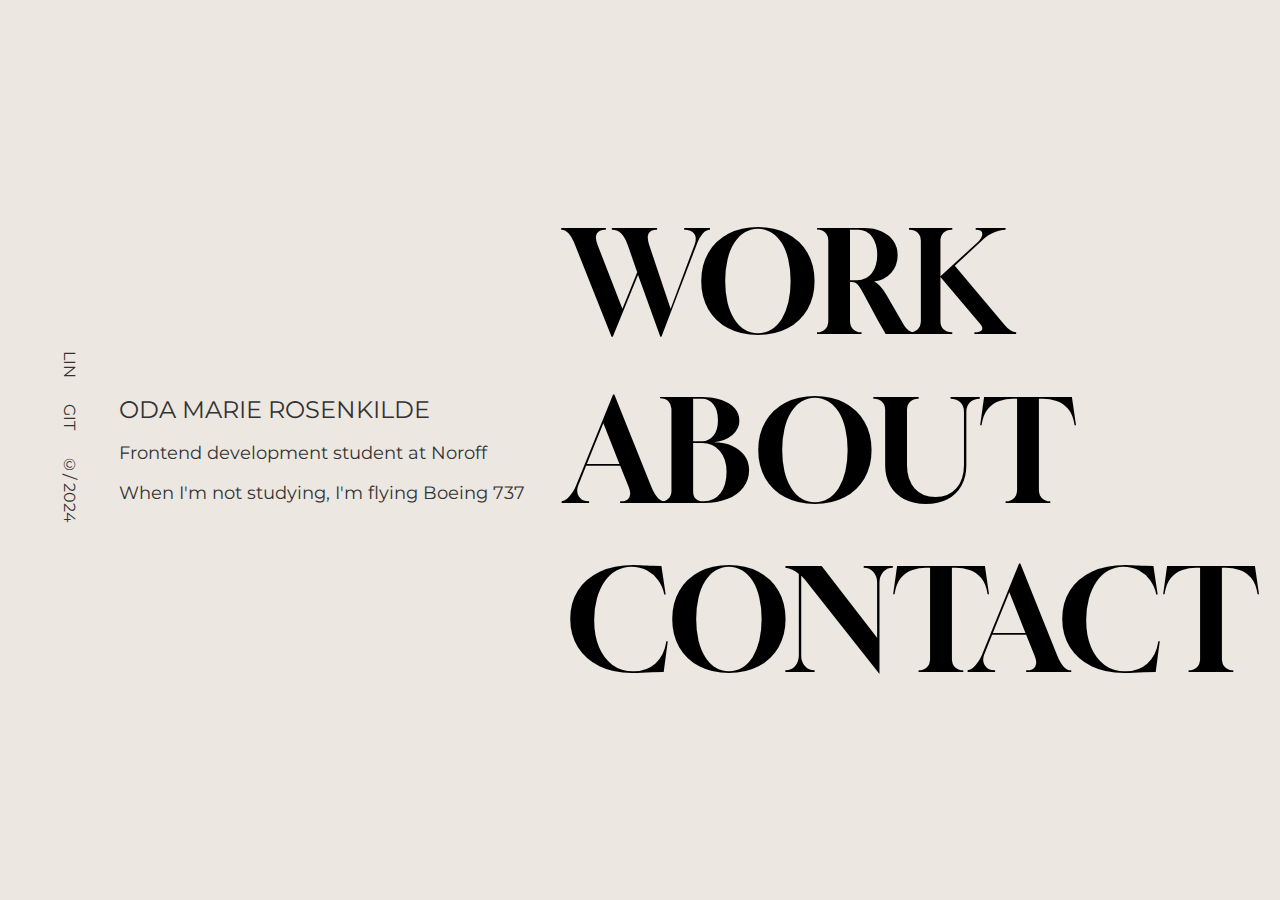
<file: index.html>
<!DOCTYPE html>
<html lang="en">
    <head>
        <meta charset="utf-8">
        <meta name="description" content="This is my portifolio! Please take a look at my projects.">
        <meta name="viewport" content="width=device-width, initial-scale=1">
        <title>Oda Rosenkilde</title>
        <link rel="stylesheet" type="text/css" href="styles.css">
        <link rel="icon" type="image/png" sizes="32x32" href="./favicon/favicon-32x32.png">
        <link rel="icon" type="image/png" sizes="16x16" href="./favicon/favicon-16x16.png">
        <link rel="preconnect" href="https://fonts.googleapis.com">
        <link rel="preconnect" href="https://fonts.gstatic.com" crossorigin>
        <link href="https://fonts.googleapis.com/css2?family=Gloock&family=Montserrat:ital,wght@0,100..900;1,100..900&display=swap" rel="stylesheet">
        <script type="module" src=></script>
    </head>
    <body>
      <div class="section-left">
        <nav>
          <ul class="nav-left">
            <li><a href="https://www.linkedin.com/in/oda-marie-rosenkilde-9b0919287/">LIN</a></li>
            <li><a href="https://github.com/omro0107">GIT</a></li>
            <li class="copyright">&copy;/ 2024</li>
          </ul>
        </nav>
      </div>
      <div class="section-middle">
        <h1>ODA MARIE ROSENKILDE</h1>
        <p>Frontend development student at Noroff</p>
        <p>When I'm not studying, I'm flying Boeing 737</p>
      </div>
      <div class="section-right">
        <nav>
          <ul class="nav-right">
            <li><a href="work.html">Work</a></li>
            <li><a href="about.html">About</a></li>
            <li><a href="contact.html">Contact</a></li>
          </ul>
        </nav>
      </div>
    </body>
</html>
</file>
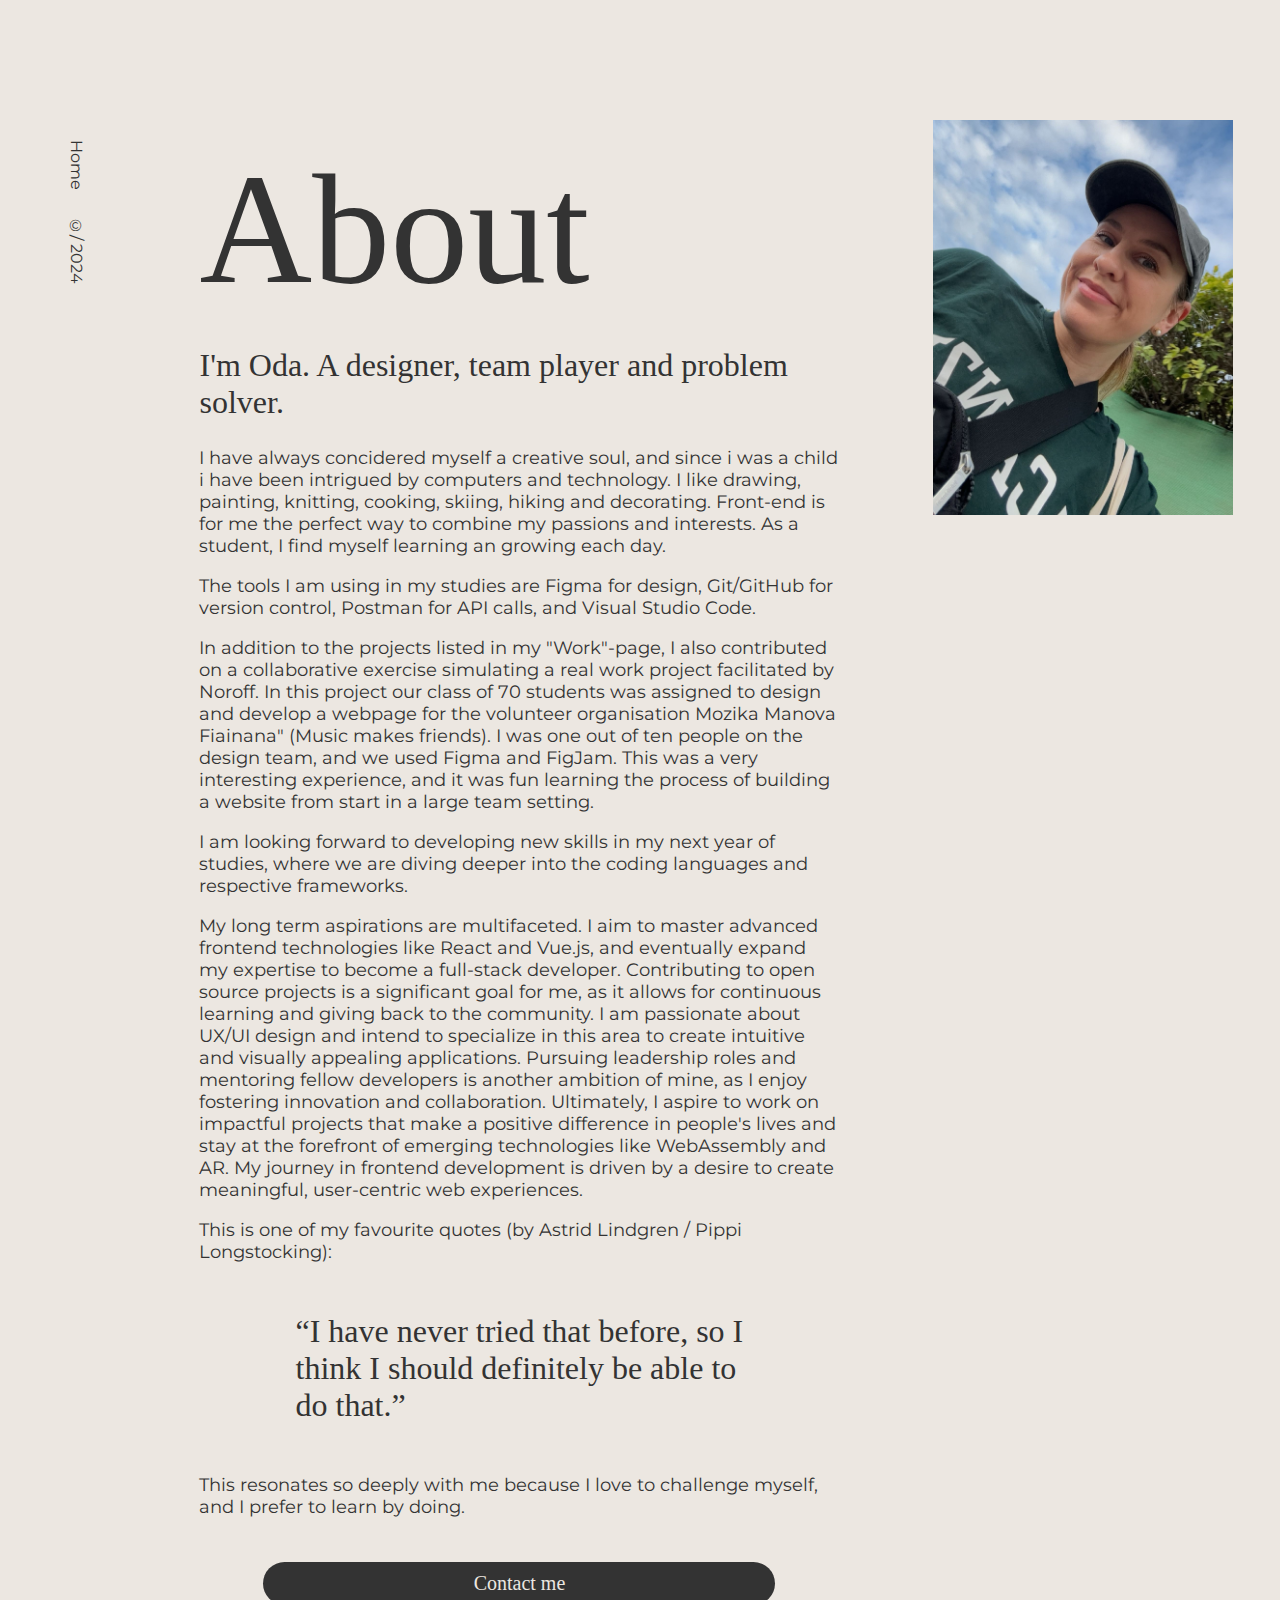
<file: about.html>
<!DOCTYPE html>
<html lang="en">
    <head>
        <meta charset="utf-8">
        <meta name="description" content="This is my portifolio! Please take a look at my projects.">
        <meta name="viewport" content="width=device-width, initial-scale=1">
        <title>Oda Rosenkilde</title>
        <link rel="stylesheet" type="text/css" href="about.css">
        <link rel="icon" type="image/png" sizes="32x32" href="./favicon/favicon-32x32.png">
        <link rel="icon" type="image/png" sizes="16x16" href="./favicon/favicon-16x16.png">
        <link rel="preconnect" href="https://fonts.googleapis.com">
        <link rel="preconnect" href="https://fonts.gstatic.com" crossorigin>
        <link href="https://fonts.googleapis.com/css2?family=Gloock&family=Montserrat:ital,wght@0,100..900;1,100..900&display=swap" rel="stylesheet">
    </head>
    <body>
      <div class="section-left">
        <nav>
          <ul class="nav-left">
            <li><a href="index.html">Home</a></li>
            <li class="copyright">&copy;/ 2024</li>
          </ul>
        </nav>
      </div>
      <div class="section-middle">
        <h1>About</h1>
        <h2>I'm Oda. A designer, team player and problem solver.</h2>
        <p>I have always concidered myself a creative soul, and since i was a child i have been intrigued by computers and technology. I like drawing, painting, knitting, cooking, skiing, hiking and decorating. Front-end is for me the perfect way to combine my passions and interests. As a student, I find myself learning an growing each day.</p>
        <p>The tools I am using in my studies are Figma for design, Git/GitHub for version control, Postman for API calls, and Visual Studio Code.</p>
        <p>In addition to the projects listed in my "Work"-page, I also contributed on a collaborative exercise simulating a real work project  facilitated by Noroff. In this project our class of 70 students was assigned to design and develop a  webpage for the volunteer organisation Mozika Manova Fiainana" (Music makes friends). I was one out of ten people on the design team, and we used Figma and FigJam. This was a very interesting experience, and it was fun learning the process of building a website from start in a large team setting.</p>
        <p>I am looking forward to developing new skills in my next year of studies, where we are diving deeper into the coding languages and respective frameworks.</p>
        <p>My long term aspirations are multifaceted. I aim to master advanced frontend technologies like React and Vue.js, and eventually expand my expertise to become a full-stack developer. Contributing to open source projects is a significant goal for me, as it allows for continuous learning and giving back to the community. I am passionate about UX/UI design and intend to specialize in this area to create intuitive and visually appealing applications. Pursuing leadership roles and mentoring fellow developers is another ambition of mine, as I enjoy fostering innovation and collaboration. Ultimately, I aspire to work on impactful projects that make a positive difference in people's lives and stay at the forefront of emerging technologies like WebAssembly and AR. My journey in frontend development is driven by a desire to create meaningful, user-centric web experiences.</p>
        <p>This is one of my favourite quotes (by Astrid Lindgren / Pippi Longstocking):</p>
        <div class="sizing-container">
          <p class="quote">“I have never tried that before, so I think I should definitely be able to do that.”</p>
        </div>
        <p>This resonates so deeply with me because I love to challenge myself, and I prefer to learn by doing.</p>
        <div class="sizing-container">
          <button><a href="contact.html">Contact me</a></button>
        </div>
      </div>
      <div class="section-right">
        <img src="./img/selfie.JPG">
      </div>
    </body>
</html>
</file>
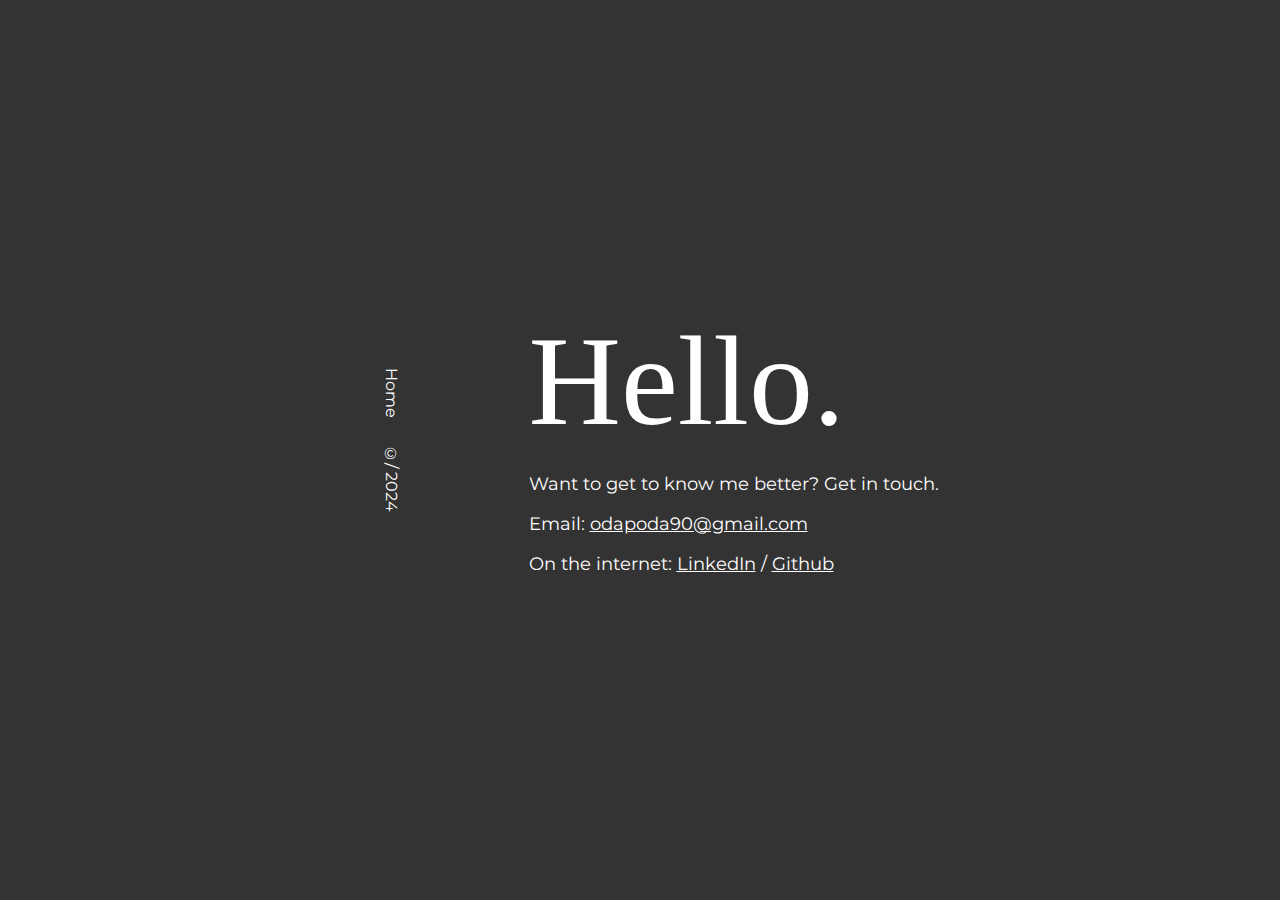
<file: contact.html>
<!DOCTYPE html>
<html lang="en">
    <head>
        <meta charset="utf-8">
        <meta name="description" content="This is my portifolio! Please take a look at my projects.">
        <meta name="viewport" content="width=device-width, initial-scale=1">
        <title>Oda Rosenkilde</title>
        <link rel="stylesheet" type="text/css" href="contact.css">
        <link rel="icon" type="image/png" sizes="32x32" href="./favicon/favicon-32x32.png">
        <link rel="icon" type="image/png" sizes="16x16" href="./favicon/favicon-16x16.png">
        <link rel="preconnect" href="https://fonts.googleapis.com">
        <link rel="preconnect" href="https://fonts.gstatic.com" crossorigin>
        <link href="https://fonts.googleapis.com/css2?family=Gloock&family=Montserrat:ital,wght@0,100..900;1,100..900&display=swap" rel="stylesheet">
    </head>
    <body>
      <div class="section-left">
        <nav>
          <ul class="nav-left">
            <li><a href="index.html">Home</a></li>
            <li class="copyright">&copy;/ 2024</li>
          </ul>
        </nav>
      </div>
      <div class="section-middle">
        <h1>Hello.</h1>
        <p>Want to get to know me better? Get in touch.</p>
        <p class="link">Email: <a href="mailto:odapoda90@gmail.com">odapoda90@gmail.com</a></p>
        <p class="link">On the internet: <a href="https://www.linkedin.com/in/oda-marie-rosenkilde-9b0919287/">LinkedIn</a> / <a href="https://github.com/omro0107">Github</a></p>
      </div>
    </body>
</html>
</file>
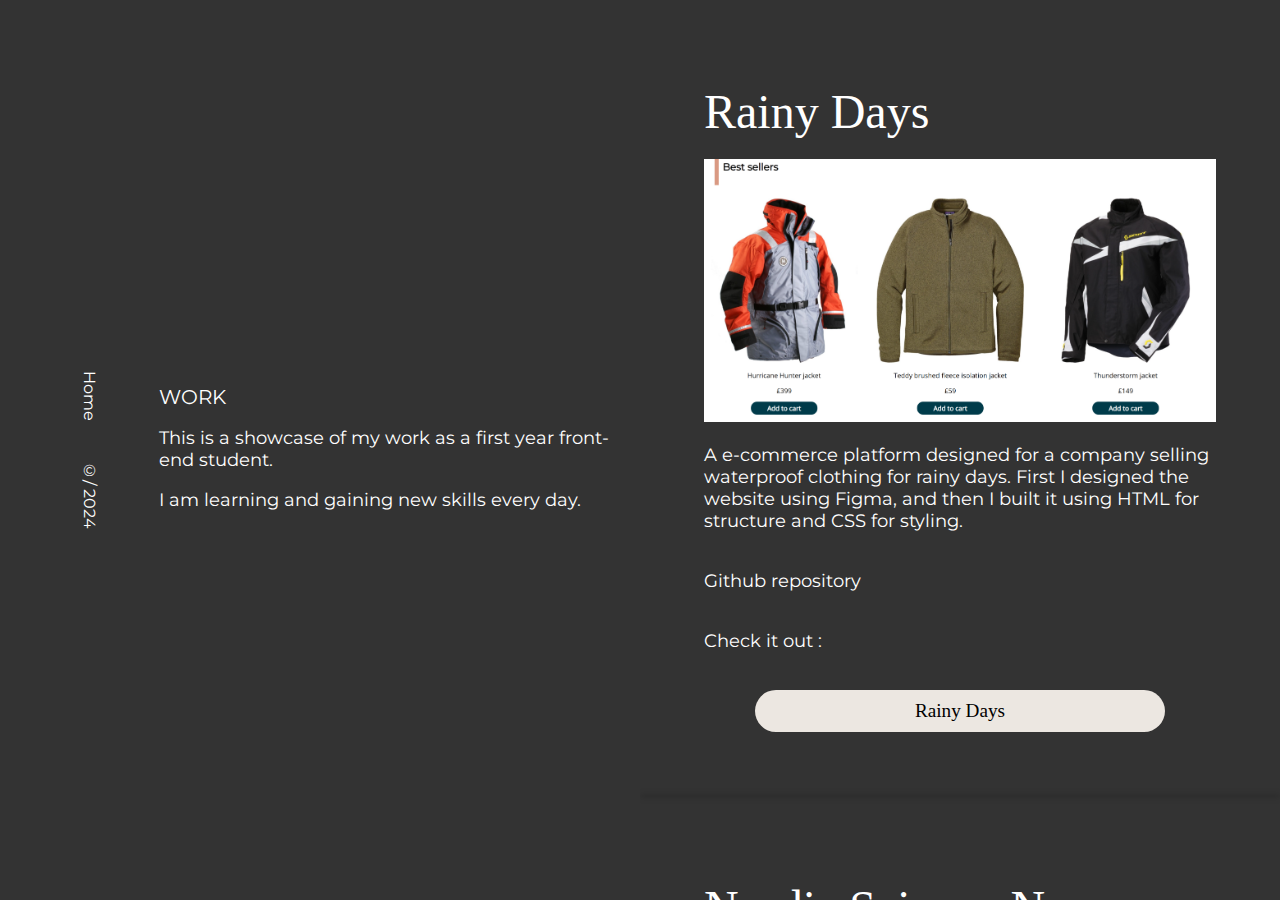
<file: work.html>
<!DOCTYPE html>
<html lang="en">
    <head>
        <meta charset="utf-8">
        <meta name="description" content="This is my portifolio! Please take a look at my projects.">
        <meta name="viewport" content="width=device-width, initial-scale=1">
        <title>Oda Rosenkilde</title>
        <link rel="stylesheet" type="text/css" href="work.css">
        <link rel="icon" type="image/png" sizes="32x32" href="./favicon/favicon-32x32.png">
        <link rel="icon" type="image/png" sizes="16x16" href="./favicon/favicon-16x16.png">
        <link rel="preconnect" href="https://fonts.googleapis.com">
        <link rel="preconnect" href="https://fonts.gstatic.com" crossorigin>
        <link href="https://fonts.googleapis.com/css2?family=Gloock&family=Montserrat:ital,wght@0,100..900;1,100..900&display=swap" rel="stylesheet">
    </head>
    <body>
      <div class="section-left">
        <nav>
          <ul class="nav-left">
            <li><a href="index.html">Home</a></li>
            <li class="copyright">&copy;/ 2024</li>
          </ul>
        </nav>
      </div>
      <div class="section-middle">
        <h1>Work</h1>
        <p>This is a showcase of my work as a first year front-end student.</p>
        <p>I am learning and gaining new skills every day.</p>
      </div>
      <div class="section-right">
        <section class="card">
          <h2>Rainy Days</h2>
          <img src="./img/rd3.png">
          <p>A e-commerce platform designed for a company selling waterproof clothing for rainy days. First I designed the website using Figma, and then I built it using HTML for structure and CSS for styling.</p>
          <p class="github"><a href="https://github.com/omro0107/Rainy-Days">Github repository</a></p>
          <p>Check it out :</p>
          <div class="button-container">
            <button><a href="https://omro0107.github.io/Rainy-Days/">Rainy Days</a></button>
          </div>
        </section>
        <section class="card">
          <h2>Nordic Science Nexus</h2>
          <img src="./img/nsn1.png">
          <p>A wbesite for a Museum. Designed in Figma, and built using HTML for structure and CSS for styling.</p>
          <p class="github"><a href="https://github.com/omro0107/Nordic-Science-Nexus">Github repository</a></p>
          <p>Check it out :</p>
          <div class="button-container">
            <button><a href="https://omro0107.github.io/Nordic-Science-Nexus/">Nordic Science Nexus</a></button>
          </div>
        </section>
        <section class="card">
          <h2>HotWiew Labs</h2>
          <img src="./img/hwl2.png">
          <p>A blog website. Designed in Figma, built using HTML for structure, CSS for styling and JS for interactivity. Blog information and content fetched from API. I also used Postman in this project, to create API content.</p>
          <p class="github"><a href="https://github.com/NoroffFEU/FED1-PE1-omro0107">Github repository</a></p>
          <p>Check it out :</p>
          <div class="button-container">
            <button><a href="https://norofffeu.github.io/FED1-PE1-omro0107/">Hotwiew Labs</a></button>
          </div>
        </section>
      </div>
    </body>
</html>
</file>
<file: styles.css>
body {
  margin: 0;
  background-color: #ece7e1;
  color: #333;
  font-family: "Montserrat";
  display: flex;
  justify-content: space-around;
  align-items: center;
  height: 100vh;
}

h1 {
  font-size: 24px;
  font-weight: normal;
}

p {
  font-size: 18px;
}

a:link, 
a:visited, 
a:active {
  color: inherit;
  text-decoration: none;
}

.nav-left a:hover {
  text-decoration: line-through;
}

.nav-left {
  list-style: none;
  display: flex;
  flex-direction: column;
}

.nav-left li {
  writing-mode: vertical-lr;
  text-orientation: mixed;
  text-align: left;
  margin-bottom: 2vw;
}

.nav-right a:hover {
  font-style: italic;
}

.nav-right {
  list-style: none;
  color: black;
  font-family: "Gloock";
  font-size: 11vw;
  text-transform: uppercase;
  display: flex;
  flex-direction: column;
  margin: 0;
  padding: 20px;
}

.section-left,
.section-middle {
  padding: 20px;
}


@media (min-width: 601px) and (max-width: 900px) {
  body {
    display: flex;
    flex-direction: column;
    justify-content: space-around;
    height: 100vh;
  }

  .nav-right {
    font-size: 96px;
  }

  .nav-left {
    flex-direction: row;
    margin:0%;

  }
  
  .nav-left li {
    writing-mode: horizontal-tb;
    text-orientation: mixed;
    margin: auto;
    padding-right: 20px;
  }
  
}


@media (max-width: 600px) {
  body {
    display: flex;
    flex-direction: column;
    justify-content: space-around;
    height: 100vh;
  }

  h1 {
    font-size: 20px;
  }

  p {
    font-size: 16px;
  }

  .nav-right {
    font-size: 64px;
  }

  ul {
    padding: 0%;
  }

  .nav-left {
    flex-direction: row;
    margin:0%;

  }
  
  .nav-left li {
    writing-mode: horizontal-tb;
    text-orientation: mixed;
    margin: auto;
    padding-right: 20px;
  }
  
}
</file>
<file: about.css>
body {
  margin: 0;
  background-color: #ece7e1;
  color: #333;
  font-family: "Montserrat";
  display: flex;
  flex-wrap: wrap;
  justify-content: space-around;
  min-height: 100vh;
  padding-top: 20px;
}

h1 {
  font-family: "gleeok";
  font-size: 156px;
  font-weight: normal;
  margin: 0;
}

h2, .quote {
  font-family: "gleeok";
  font-size: 32px;
  font-weight: normal;
}

p {
  font-size: 18px;
}

a:link, 
a:visited, 
a:active {
  color: inherit;
  text-decoration: none;
}

.nav-left a:hover {
  text-decoration: line-through;
}

img {
  max-width: 300px;
  height: auto;
  padding-top: 100px;
}

.nav-left {
  list-style: none;
  display: flex;
  flex-direction: column;
  padding-top: 100px;
  margin: 0%;
}

.nav-left li {
  writing-mode: vertical-lr;
  text-align: center;
  margin-bottom: 2vw;
}

ul {
  padding: 0%;
}

.section-left,
.section-middle {
  padding: 20px;
}

.section-middle {
  max-width: 50%;
  padding: 120px 0;
}

button {
  font-family: "gleeok";
  font-size: 20px;
  background-color: #333;
  border-radius: 33px;
  padding: 10px;
  width: 80%;
  border: none;
  margin-top: 2vw;
  color: #ece7e1;
  transition-duration: 1s;
}

button:hover {
  width: 100%;
}

.sizing-container {
  display: flex;
  justify-content: center;
  align-items: center;
  margin-top: 1vw;
}

.quote {
  width: 70%;
}


@media (min-width: 601px) and (max-width: 900px) {
  body {
    flex-direction: column;
    justify-content: center;
    align-items: center;
  }

  h1 {
    font-size: 112px;
  }
  
  h2, .quote {
    font-size: 24px;
  }
  
  p {
    font-size: 16px;
  }

  .nav-left {
    flex-direction: row;
    padding: 20px;
    justify-self: center;
  }
  
  .nav-left li {
    writing-mode: horizontal-tb;
    text-orientation: mixed;
    padding-left: 20px;
  }

  .section-middle {
    max-width: 100%;
    padding: 100px;
  }

  img {
    max-width: 200px;
    height: auto;
    padding-top: 0;
    position: absolute;
    top: 35%;
    left: 80%;
    transform: translate(-50%, -50%);
    z-index: 2;
  }

}


@media (max-width: 600px) {
  body {
    flex-direction: column;
    justify-content: center;
    align-items: center;
  }

  h1 {
    font-size: 64px;
  }
  
  h2, .quote {
    font-size: 24px;
    padding-bottom: 20px;
  }
  
  p {
    font-size: 16px;
    padding-bottom: 20px;
  }

  .nav-left {
    flex-direction: row;
    padding: 2px;
    justify-self: center;
  }
  
  .nav-left li {
    writing-mode: horizontal-tb;
    text-orientation: mixed;
  }

  .copyright {
    padding-left: 120px;
  }

  .section-middle {
    max-width: 100%;
    padding: 40px;
    margin-top: 40px;
    margin-bottom: 100px;
  }

  img {
    max-width: 120px;
    height: auto;
    padding-top: 0;
    position: absolute;
    top: 25%;
    left: 70%;
    transform: translate(-50%, -50%);
    z-index: 2;
  }
  
}
</file>
<file: contact.css>
body {
  margin: 0;
  background-color: #333;
  color: #fff;
  font-family: "Montserrat";
  display: flex;
  flex-wrap: wrap;
  justify-content: center;
  align-items: center;
  height: 100vh;
}

h1 {
  font-family: "gleeok";
  font-size: 128px;
  font-weight: normal;
  margin: 0;
}

p {
  font-size: 18px;
}

a:link, 
a:visited, 
a:active {
  color: inherit;
  text-decoration: none;
}

.nav-left a:hover, .link a:hover {
  text-decoration: line-through;
}

.nav-left {
  list-style: none;
  display: flex;
  flex-direction: column;
  margin-bottom: 10px;
}

.nav-left li {
  writing-mode: vertical-rl;
  text-align: center;
  margin-bottom: 2vw;
}

.section-left,
.section-middle {
  padding: 5vw;
}

.link a{
  text-decoration: underline;
}


@media (max-width: 600px) {
  body {
    display: flex;
    flex-direction: column;
    justify-content: space-around;
    height: 100vh;
  }

  h1 {
    font-size: 64px;
  }

  p {
    font-size: 16px;
  }

  .nav-left {
    flex-direction: row;
    margin:0%;
  }
  
  .nav-left li {
    writing-mode: horizontal-tb;
    text-orientation: mixed;
    margin: auto;
  }

  .copyright {
    padding-left: 120px;
  }

  .section-middle {
    padding: 50px;
  }
  
}
</file>
<file: work.css>
body {
  margin: 0;
  background-color: #333;
  color: #fff;
  font-family: "Montserrat";
  display: flex;
  justify-content: center;
  align-items: center;
  height: 100vh;
}


h1 {
  font-size: 20px;
  font-weight: normal;
  text-transform: uppercase;
}

h2 {
  font-size: 48px;
  font-family: "Gleeok";
  font-weight: lighter;
  margin: 20px auto;
}

p {
  font-size: 18px;
}

a:link, 
a:visited, 
a:active {
  color: inherit;
  text-decoration: none;
}

.nav-left a:hover, .github a:hover {
  text-decoration: line-through;
}

img {
  max-width: 100%;
  height: auto;
}

.nav-left {
  list-style: none;
  display: flex;
  flex-direction: column;
}

.nav-left li {
  writing-mode: vertical-rl;
  text-align: center;
  padding: 20px;
  font-size: 16px;
}

.section-left,
.section-middle {
  padding: 20px;
}

.section-right {
  max-width: 50%;
  overflow-y: auto;
  height: 100vh;
}

.card p {
  padding-bottom: 20px;
}

.copyright {
  writing-mode: vertical-lr;
}

button {
  font-family: "gleeok";
  font-size: 1.5vw;
  background-color: #ece7e1;
  border-radius: 33px;
  padding: 10px;
  width: 80%;
  border: none;
  transition-duration: 1s;
}

button:hover {
  width: 100%;
}

.button-container {
  display: flex;
  justify-content: center;
  align-items: center;
  margin-top: 1vw;
}

.card {
  box-shadow: 0 0px 8px 0 rgba(0,0,0,0.2);
  transition: 0.3s;
  padding: 5vw;
}

.card:hover {
  box-shadow: 0 0px 32px 0 rgba(0,0,0,0.2);
}


@media (min-width: 601px) and (max-width: 900px) {
  body {
    display: flex;
    flex-direction: column;
    justify-content: space-around;
    height: 100vh;
  }

  .nav-left {
    flex-direction: row;
    margin:0%;
  }
  
  .nav-left li {
    writing-mode: horizontal-tb;
    text-orientation: mixed;
  }

  .section-right {
    max-width: 100%;
    overflow-y: inherit;
  }
}


@media (max-width: 600px) {
  body {
    display: flex;
    flex-direction: column;
    justify-content: space-around;
    height: 100vh;
  }

  h1 {
    font-size: 18px;
  }

  h2 {
    font-size: 32px;
  }

  p {
    font-size: 16px;
  }

  ul {
    padding: 0%;
  }

  .nav-left {
    flex-direction: row;
    margin:0%;

  }
  
  .nav-left li {
    writing-mode: horizontal-tb;
    text-orientation: mixed;
    margin: auto;
    padding-right: 20px;
  }

  .section-right {
    max-width: 100%;
    overflow-y: inherit;
  }
  
}
</file>
